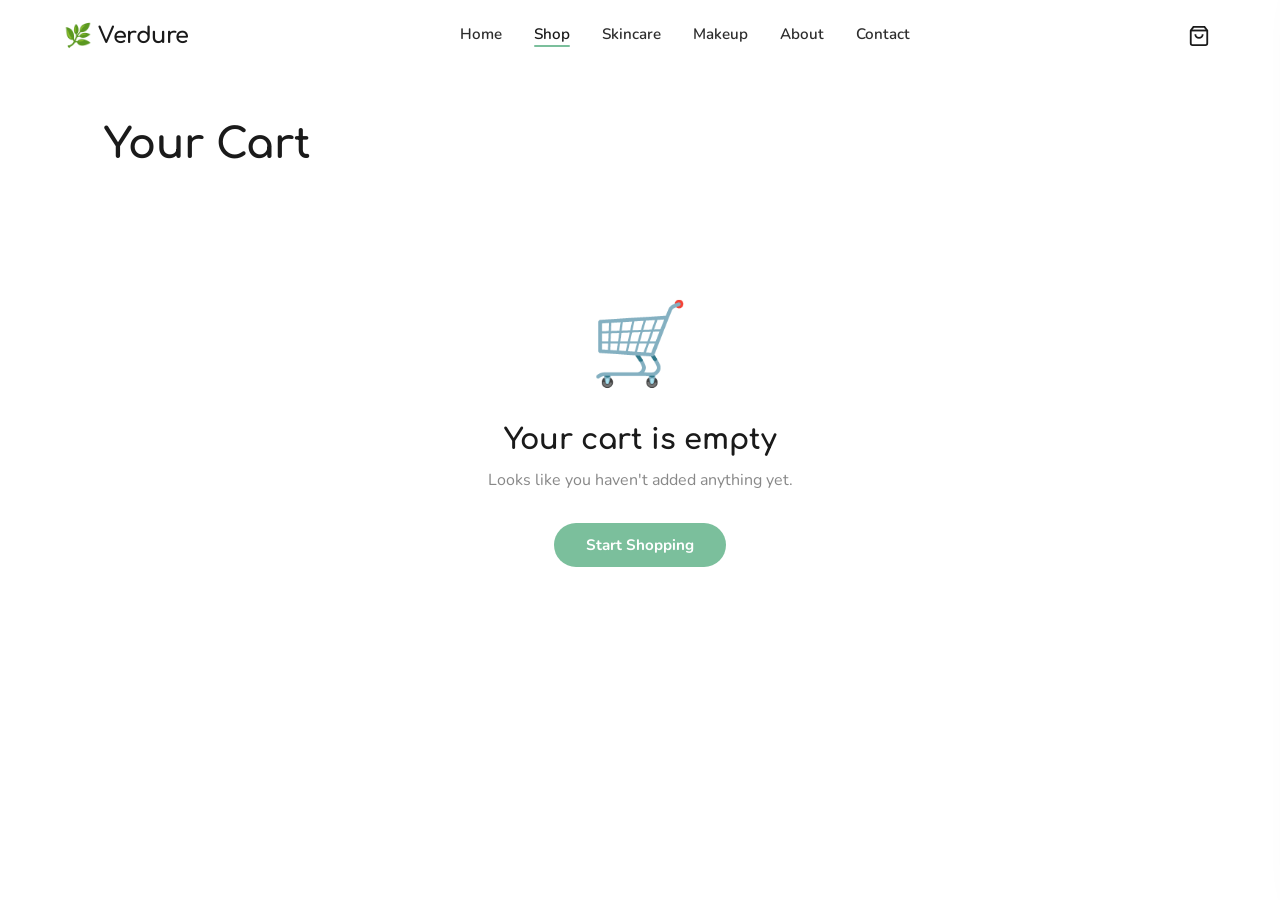
<file: cart.html>
<!DOCTYPE html>
<html lang="en">
<head>
  <meta charset="UTF-8" />
  <meta name="viewport" content="width=device-width, initial-scale=1.0" />
  <title>Cart — Verdure Beauty</title>
  <link rel="stylesheet" href="style.css" />
  <style>
    .cart-page { padding: 3rem 5%; max-width: 1200px; margin: 0 auto; min-height: 60vh; }
    .cart-page h1 {
      font-family: 'Comfortaa', cursive;
      font-size: clamp(1.8rem, 4vw, 2.6rem);
      margin-bottom: 2.5rem;
      opacity: 0;
      animation: bannerIn 0.7s ease 0.1s forwards;
    }
    .cart-layout {
      display: grid;
      grid-template-columns: 1fr 360px;
      gap: 2.5rem;
      align-items: start;
    }

    /* Cart Items */
    .cart-items { display: flex; flex-direction: column; gap: 1rem; }
    .cart-row {
      display: flex;
      align-items: center;
      gap: 1.25rem;
      background: var(--white);
      border: 1px solid var(--grey-mid);
      border-radius: var(--radius);
      padding: 1.25rem;
      transition: opacity 0.35s, transform 0.35s;
    }
    .cart-row.removing {
      opacity: 0;
      transform: translateX(60px);
    }
    .cart-row-img {
      width: 90px; height: 90px;
      border-radius: 10px;
      overflow: hidden;
      flex-shrink: 0;
    }
    .cart-row-img img { height: 100%; object-fit: cover; }
    .cart-row-info { flex: 1; }
    .cart-row-name {
      font-family: 'Comfortaa', cursive;
      font-size: 1rem;
      font-weight: 700;
      margin-bottom: 0.25rem;
    }
    .cart-row-cat {
      font-size: 0.78rem;
      color: var(--grey-text);
      text-transform: uppercase;
      letter-spacing: 0.05em;
      margin-bottom: 0.5rem;
    }
    .cart-row-price {
      font-family: 'Comfortaa', cursive;
      font-weight: 700;
      font-size: 1.05rem;
    }
    .cart-row-right {
      display: flex;
      flex-direction: column;
      align-items: flex-end;
      gap: 0.75rem;
    }
    .cart-qty-controls {
      display: flex;
      align-items: center;
      border: 2px solid var(--grey-mid);
      border-radius: 50px;
      overflow: hidden;
    }
    .cqty-btn {
      background: none; border: none;
      width: 34px; height: 34px;
      font-size: 1.1rem;
      cursor: pointer;
      color: var(--charcoal);
      transition: background 0.2s;
      display: flex; align-items: center; justify-content: center;
    }
    .cqty-btn:hover { background: var(--mint-ultra); }
    .cqty-num {
      width: 38px;
      text-align: center;
      font-weight: 700;
      font-size: 0.9rem;
      font-family: 'Nunito', sans-serif;
    }
    .cart-remove-btn {
      background: none; border: none;
      font-size: 0.82rem;
      color: var(--grey-text);
      cursor: pointer;
      text-decoration: underline;
      transition: color 0.2s;
    }
    .cart-remove-btn:hover { color: #e74c3c; }

    /* Empty State */
    .cart-empty {
      text-align: center;
      padding: 5rem 2rem;
    }
    .cart-empty-icon { font-size: 5rem; margin-bottom: 1.5rem; }
    .cart-empty h2 { font-family: 'Comfortaa', cursive; font-size: 1.8rem; margin-bottom: 0.75rem; }
    .cart-empty p { color: var(--grey-text); margin-bottom: 2rem; }

    /* Order Summary */
    .order-summary {
      background: var(--grey-light);
      border-radius: 20px;
      padding: 2rem;
      position: sticky;
      top: calc(var(--nav-h) + 1rem);
      opacity: 0;
      animation: bannerIn 0.7s ease 0.3s forwards;
    }
    .order-summary h3 {
      font-family: 'Comfortaa', cursive;
      font-size: 1.2rem;
      margin-bottom: 1.5rem;
    }
    .summary-row {
      display: flex;
      justify-content: space-between;
      font-size: 0.92rem;
      margin-bottom: 0.75rem;
      color: #444;
    }
    .summary-divider { height: 1px; background: var(--grey-mid); margin: 1rem 0; }
    .summary-total {
      display: flex;
      justify-content: space-between;
      font-weight: 700;
      font-size: 1.1rem;
      font-family: 'Comfortaa', cursive;
      margin-bottom: 1.5rem;
    }
    .shipping-note {
      font-size: 0.8rem;
      color: var(--mint-dark);
      background: var(--mint-ultra);
      border-radius: 8px;
      padding: 0.5rem 0.75rem;
      margin-bottom: 1.5rem;
      text-align: center;
    }
    .checkout-btn {
      display: block;
      width: 100%;
      text-align: center;
      background: var(--charcoal);
      color: white;
      font-family: 'Nunito', sans-serif;
      font-weight: 700;
      font-size: 1rem;
      padding: 1rem;
      border-radius: 50px;
      border: none;
      cursor: pointer;
      transition: all 0.25s;
    }
    .checkout-btn:hover {
      background: var(--mint-dark);
      transform: translateY(-2px);
      box-shadow: 0 8px 24px rgba(123,191,156,0.3);
    }
    .continue-link {
      display: block;
      text-align: center;
      margin-top: 1rem;
      font-size: 0.85rem;
      color: var(--grey-text);
      text-decoration: underline;
    }

    @media (max-width: 768px) {
      .cart-layout { grid-template-columns: 1fr; }
      .order-summary { position: static; }
    }
    @media (max-width: 480px) {
      .cart-row { flex-wrap: wrap; }
      .cart-row-img { width: 70px; height: 70px; }
    }
  </style>
</head>
<body>
  <script src="cart.js"></script>
  <script>injectNav('shop');</script>

  <div class="cart-page" id="cart-page">
    <h1>Your Cart <span id="cart-count-title" style="color:var(--grey-text); font-size:1.2rem;"></span></h1>
    <div id="cart-content"></div>
  </div>

  <script>
    function renderCartPage() {
      const items = Cart.get();
      const content = document.getElementById('cart-content');
      const countEl = document.getElementById('cart-count-title');

      countEl.textContent = items.length > 0 ? `(${Cart.count()} items)` : '';

      if (items.length === 0) {
        content.innerHTML = `
          <div class="cart-empty reveal fade-up">
            <div class="cart-empty-icon">🛒</div>
            <h2>Your cart is empty</h2>
            <p>Looks like you haven't added anything yet.</p>
            <a href="shop.html" class="btn-mint">Start Shopping</a>
          </div>
        `;
        initScrollReveal();
        return;
      }

      const subtotal = Cart.total();
      const shipping = subtotal >= 50 ? 0 : 5.99;
      const total = subtotal + shipping;

      content.innerHTML = `
        <div class="cart-layout">
          <div class="cart-items" id="cart-items-list">
            ${items.map(item => `
              <div class="cart-row reveal fade-left" id="crow-${item.id}">
                <div class="cart-row-img">
                  <img src="${item.img}" alt="${item.name}" />
                </div>
                <div class="cart-row-info">
                  <p class="cart-row-name">${item.name}</p>
                  <p class="cart-row-cat">${item.category}</p>
                  <p class="cart-row-price">$${(item.price * item.qty).toFixed(2)}</p>
                </div>
                <div class="cart-row-right">
                  <div class="cart-qty-controls">
                    <button class="cqty-btn" onclick="changeQty('${item.id}', -1)">−</button>
                    <span class="cqty-num">${item.qty}</span>
                    <button class="cqty-btn" onclick="changeQty('${item.id}', 1)">+</button>
                  </div>
                  <button class="cart-remove-btn" onclick="removeItem('${item.id}')">Remove</button>
                </div>
              </div>
            `).join('')}
          </div>

          <div class="order-summary">
            <h3>Order Summary</h3>
            <div class="summary-row"><span>Subtotal</span><span>$${subtotal.toFixed(2)}</span></div>
            <div class="summary-row"><span>Shipping</span><span>${shipping === 0 ? 'FREE' : '$' + shipping.toFixed(2)}</span></div>
            <div class="summary-divider"></div>
            <div class="summary-total"><span>Total</span><span>$${total.toFixed(2)}</span></div>
            ${shipping > 0 ? `<div class="shipping-note">🚚 Add $${(50 - subtotal).toFixed(2)} more for free shipping!</div>` : `<div class="shipping-note">🎉 You qualify for free shipping!</div>`}
            <button class="checkout-btn" onclick="alert('Checkout coming soon — backend in Phase 2!')">Proceed to Checkout</button>
            <a href="shop.html" class="continue-link">← Continue Shopping</a>
          </div>
        </div>
      `;
      initScrollReveal();
    }

    function changeQty(id, delta) {
      const items = Cart.get();
      const item = items.find(i => i.id === id);
      if (!item) return;
      const newQty = item.qty + delta;
      if (newQty < 1) { removeItem(id); return; }
      Cart.updateQty(id, newQty);
      renderCartPage();
    }

    function removeItem(id) {
      const row = document.getElementById(`crow-${id}`);
      if (row) {
        row.classList.add('removing');
        setTimeout(() => {
          Cart.remove(id);
          renderCartPage();
        }, 350);
      } else {
        Cart.remove(id);
        renderCartPage();
      }
    }

    renderCartPage();
  </script>
</body>
</html>
</file>
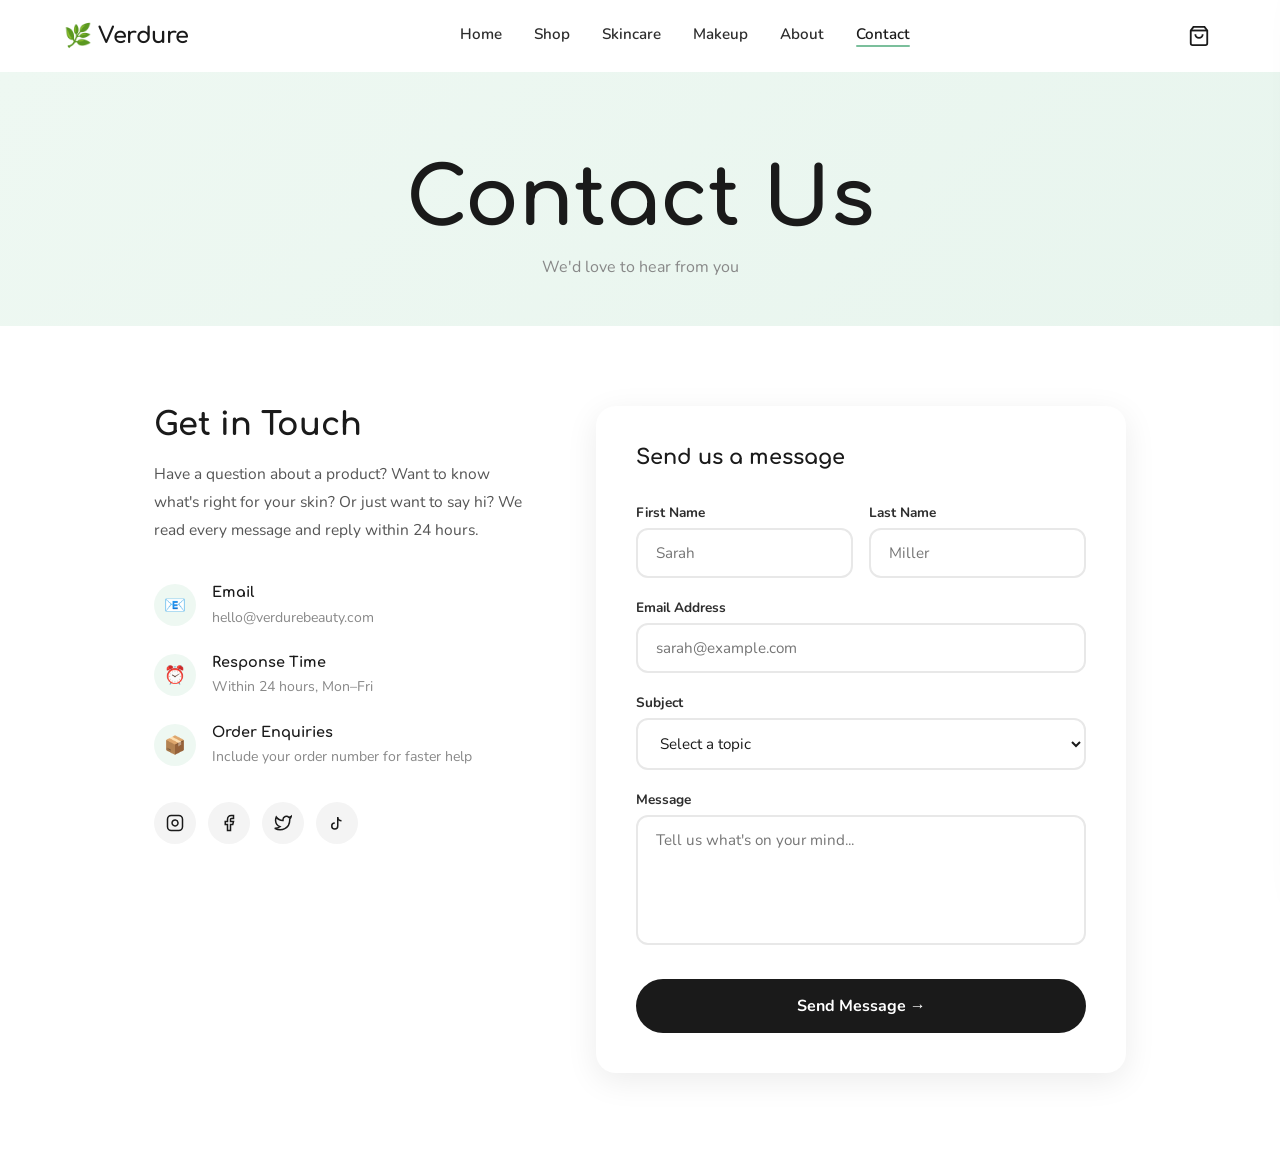
<file: contact.html>
<!DOCTYPE html>
<html lang="en">
<head>
  <meta charset="UTF-8" />
  <meta name="viewport" content="width=device-width, initial-scale=1.0" />
  <title>Contact — Verdure Beauty</title>
  <link rel="stylesheet" href="style.css" />
  <style>
    .contact-banner {
      background: linear-gradient(135deg, var(--mint-ultra) 0%, #e8f5ee 100%);
      padding: 5rem 5% 3rem;
      text-align: center;
    }
    .contact-section {
      padding: 5rem 5%;
      max-width: 1100px;
      margin: 0 auto;
    }
    .contact-layout {
      display: grid;
      grid-template-columns: 1fr 1.4fr;
      gap: 4rem;
      align-items: start;
    }
    .contact-info h2 {
      font-family: 'Comfortaa', cursive;
      font-size: clamp(1.5rem, 3vw, 2rem);
      margin-bottom: 1rem;
    }
    .contact-info p {
      font-size: 0.97rem;
      line-height: 1.8;
      color: #555;
      margin-bottom: 2.5rem;
    }
    .contact-detail {
      display: flex;
      align-items: flex-start;
      gap: 1rem;
      margin-bottom: 1.5rem;
    }
    .contact-icon {
      width: 42px; height: 42px;
      background: var(--mint-ultra);
      border-radius: 50%;
      display: flex;
      align-items: center;
      justify-content: center;
      font-size: 1.1rem;
      flex-shrink: 0;
    }
    .contact-detail-text h4 {
      font-family: 'Comfortaa', cursive;
      font-size: 0.9rem;
      margin-bottom: 0.2rem;
    }
    .contact-detail-text p {
      font-size: 0.88rem;
      color: var(--grey-text);
      margin: 0;
    }
    .contact-socials {
      display: flex;
      gap: 0.75rem;
      margin-top: 2rem;
    }
    .contact-social-btn {
      width: 42px; height: 42px;
      background: var(--grey-light);
      border-radius: 50%;
      display: flex;
      align-items: center;
      justify-content: center;
      color: var(--charcoal);
      transition: background 0.2s, color 0.2s, transform 0.2s;
    }
    .contact-social-btn:hover {
      background: var(--mint-dark);
      color: white;
      transform: translateY(-3px);
    }

    /* Form */
    .contact-form-wrap {
      background: var(--white);
      border-radius: 20px;
      padding: 2.5rem;
      box-shadow: var(--shadow);
    }
    .contact-form-wrap h3 {
      font-family: 'Comfortaa', cursive;
      font-size: 1.3rem;
      margin-bottom: 2rem;
    }
    .form-group { margin-bottom: 1.25rem; }
    .form-group label {
      display: block;
      font-size: 0.85rem;
      font-weight: 700;
      margin-bottom: 0.4rem;
      color: var(--charcoal-soft);
    }
    .form-group input,
    .form-group textarea,
    .form-group select {
      width: 100%;
      padding: 0.8rem 1.1rem;
      border: 2px solid var(--grey-mid);
      border-radius: 12px;
      font-family: 'Nunito', sans-serif;
      font-size: 0.95rem;
      color: var(--charcoal);
      background: var(--white);
      outline: none;
      transition: border-color 0.2s, box-shadow 0.2s;
      resize: none;
    }
    .form-group input:focus,
    .form-group textarea:focus,
    .form-group select:focus {
      border-color: var(--mint-dark);
      box-shadow: 0 0 0 3px rgba(168,213,186,0.2);
    }
    .form-row { display: grid; grid-template-columns: 1fr 1fr; gap: 1rem; }
    .submit-btn {
      width: 100%;
      background: var(--charcoal);
      color: white;
      font-family: 'Nunito', sans-serif;
      font-weight: 700;
      font-size: 1rem;
      padding: 1rem;
      border-radius: 50px;
      border: none;
      cursor: pointer;
      transition: all 0.25s;
      margin-top: 0.5rem;
    }
    .submit-btn:hover {
      background: var(--mint-dark);
      transform: translateY(-2px);
      box-shadow: 0 8px 24px rgba(123,191,156,0.3);
    }

    /* Success Message */
    .success-msg {
      display: none;
      text-align: center;
      padding: 3rem 2rem;
    }
    .success-msg.show { display: block; animation: fadeInUp 0.6s ease; }
    @keyframes fadeInUp {
      from { opacity: 0; transform: translateY(30px); }
      to { opacity: 1; transform: none; }
    }
    .success-icon { font-size: 4rem; margin-bottom: 1rem; }
    .success-msg h3 { font-family: 'Comfortaa', cursive; font-size: 1.5rem; margin-bottom: 0.75rem; }
    .success-msg p { color: var(--grey-text); }

    @media (max-width: 768px) {
      .contact-layout { grid-template-columns: 1fr; gap: 2.5rem; }
      .form-row { grid-template-columns: 1fr; }
    }
  </style>
</head>
<body>
  <script src="cart.js"></script>
  <script>injectNav('contact');</script>

  <div class="contact-banner">
    <h1 class="page-banner-title">Contact Us</h1>
    <p class="page-banner-sub">We'd love to hear from you</p>
  </div>

  <section class="contact-section">
    <div class="contact-layout">
      <div class="contact-info reveal fade-left">
        <h2>Get in Touch</h2>
        <p>Have a question about a product? Want to know what's right for your skin? Or just want to say hi? We read every message and reply within 24 hours.</p>

        <div class="contact-detail">
          <div class="contact-icon">📧</div>
          <div class="contact-detail-text">
            <h4>Email</h4>
            <p>hello@verdurebeauty.com</p>
          </div>
        </div>
        <div class="contact-detail">
          <div class="contact-icon">⏰</div>
          <div class="contact-detail-text">
            <h4>Response Time</h4>
            <p>Within 24 hours, Mon–Fri</p>
          </div>
        </div>
        <div class="contact-detail">
          <div class="contact-icon">📦</div>
          <div class="contact-detail-text">
            <h4>Order Enquiries</h4>
            <p>Include your order number for faster help</p>
          </div>
        </div>

        <div class="contact-socials">
          <a href="#" class="contact-social-btn" aria-label="Instagram">
            <svg width="18" height="18" viewBox="0 0 24 24" fill="none" stroke="currentColor" stroke-width="2"><rect x="2" y="2" width="20" height="20" rx="5" ry="5"/><path d="M16 11.37A4 4 0 1112.63 8 4 4 0 0116 11.37z"/><line x1="17.5" y1="6.5" x2="17.51" y2="6.5"/></svg>
          </a>
          <a href="#" class="contact-social-btn" aria-label="Facebook">
            <svg width="18" height="18" viewBox="0 0 24 24" fill="none" stroke="currentColor" stroke-width="2"><path d="M18 2h-3a5 5 0 00-5 5v3H7v4h3v8h4v-8h3l1-4h-4V7a1 1 0 011-1h3z"/></svg>
          </a>
          <a href="#" class="contact-social-btn" aria-label="Twitter">
            <svg width="18" height="18" viewBox="0 0 24 24" fill="none" stroke="currentColor" stroke-width="2"><path d="M23 3a10.9 10.9 0 01-3.14 1.53 4.48 4.48 0 00-7.86 3v1A10.66 10.66 0 013 4s-4 9 5 13a11.64 11.64 0 01-7 2c9 5 20 0 20-11.5a4.5 4.5 0 00-.08-.83A7.72 7.72 0 0023 3z"/></svg>
          </a>
          <a href="#" class="contact-social-btn" aria-label="TikTok">
            <svg width="18" height="18" viewBox="0 0 24 24" fill="none" stroke="currentColor" stroke-width="2"><path d="M9 12a4 4 0 104 4V4a5 5 0 005 5"/></svg>
          </a>
        </div>
      </div>

      <div class="contact-form-wrap reveal fade-right">
        <div id="form-container">
          <h3>Send us a message</h3>
          <div class="form-row">
            <div class="form-group">
              <label>First Name</label>
              <input type="text" id="fname" placeholder="Sarah" />
            </div>
            <div class="form-group">
              <label>Last Name</label>
              <input type="text" id="lname" placeholder="Miller" />
            </div>
          </div>
          <div class="form-group">
            <label>Email Address</label>
            <input type="email" id="email" placeholder="sarah@example.com" />
          </div>
          <div class="form-group">
            <label>Subject</label>
            <select id="subject">
              <option value="">Select a topic</option>
              <option>Product Question</option>
              <option>Order Issue</option>
              <option>Returns & Refunds</option>
              <option>Partnership</option>
              <option>Other</option>
            </select>
          </div>
          <div class="form-group">
            <label>Message</label>
            <textarea id="message" rows="5" placeholder="Tell us what's on your mind..."></textarea>
          </div>
          <button class="submit-btn" onclick="submitForm()">Send Message →</button>
        </div>
        <div class="success-msg" id="success-msg">
          <div class="success-icon">🌿</div>
          <h3>Message Sent!</h3>
          <p>Thank you for reaching out. We'll get back to you within 24 hours.</p>
        </div>
      </div>
    </div>
  </section>

  <script>
    function submitForm() {
      const fname = document.getElementById('fname').value.trim();
      const email = document.getElementById('email').value.trim();
      const message = document.getElementById('message').value.trim();
      if (!fname || !email || !message) {
        alert('Please fill in your name, email, and message.');
        return;
      }
      document.getElementById('form-container').style.display = 'none';
      document.getElementById('success-msg').classList.add('show');
    }
    initScrollReveal();
  </script>
</body>
</html>
</file>
<file: style.css>
/* ============================================================
   VERDURE BEAUTY — Global Styles
   ============================================================ */

@import url('https://fonts.googleapis.com/css2?family=Comfortaa:wght@300;400;500;600;700&family=Nunito:ital,wght@0,300;0,400;0,500;0,600;1,300&display=swap');

:root {
  --mint: #a8d5ba;
  --mint-dark: #7bbf9c;
  --mint-light: #d4ede0;
  --mint-ultra: #eef8f2;
  --white: #ffffff;
  --grey-light: #f4f4f4;
  --grey-mid: #e8e8e8;
  --grey-text: #888;
  --charcoal: #1a1a1a;
  --charcoal-soft: #2d2d2d;
  --nav-h: 72px;
  --radius: 16px;
  --shadow: 0 8px 32px rgba(0,0,0,0.08);
  --shadow-hover: 0 16px 48px rgba(0,0,0,0.14);
  --transition: 0.35s cubic-bezier(0.4, 0, 0.2, 1);
}

*, *::before, *::after { box-sizing: border-box; margin: 0; padding: 0; }

html { scroll-behavior: smooth; }

body {
  font-family: 'Nunito', sans-serif;
  color: var(--charcoal);
  background: var(--white);
  overflow-x: hidden;
  padding-top: var(--nav-h);
}

h1, h2, h3, h4 { font-family: 'Comfortaa', cursive; font-weight: 700; line-height: 1.2; }

a { text-decoration: none; color: inherit; }

img { display: block; width: 100%; object-fit: cover; }

/* ============================================================
   NAVBAR
   ============================================================ */
.navbar {
  position: fixed;
  top: 0; left: 0; right: 0;
  height: var(--nav-h);
  display: flex;
  align-items: center;
  justify-content: space-between;
  padding: 0 5%;
  background: rgba(255,255,255,0.92);
  backdrop-filter: blur(12px);
  -webkit-backdrop-filter: blur(12px);
  border-bottom: 1px solid transparent;
  z-index: 1000;
  transition: var(--transition);
}
.navbar.scrolled {
  border-bottom-color: var(--grey-mid);
  box-shadow: 0 4px 24px rgba(0,0,0,0.06);
}
.nav-logo {
  font-family: 'Comfortaa', cursive;
  font-size: 1.4rem;
  font-weight: 700;
  color: var(--charcoal);
  letter-spacing: -0.02em;
}
.nav-links {
  display: flex;
  gap: 2rem;
}
.nav-link {
  font-family: 'Nunito', sans-serif;
  font-size: 0.95rem;
  font-weight: 600;
  color: var(--charcoal-soft);
  position: relative;
  padding-bottom: 3px;
  transition: color 0.2s;
}
.nav-link::after {
  content: '';
  position: absolute;
  bottom: 0; left: 0;
  width: 0; height: 2px;
  background: var(--mint-dark);
  border-radius: 2px;
  transition: width 0.3s ease;
}
.nav-link:hover::after, .nav-link.active::after { width: 100%; }
.nav-link:hover, .nav-link.active { color: var(--charcoal); }

.nav-right { display: flex; align-items: center; gap: 1rem; }

.cart-btn {
  position: relative;
  background: none;
  border: none;
  cursor: pointer;
  color: var(--charcoal);
  padding: 6px;
  border-radius: 50%;
  display: flex;
  align-items: center;
  transition: background 0.2s;
}
.cart-btn:hover { background: var(--mint-ultra); }

.cart-badge {
  position: absolute;
  top: -2px; right: -2px;
  width: 18px; height: 18px;
  background: var(--mint-dark);
  color: white;
  font-size: 0.65rem;
  font-weight: 700;
  border-radius: 50%;
  display: none;
  align-items: center;
  justify-content: center;
  font-family: 'Nunito', sans-serif;
}
.cart-badge.pulse {
  animation: badgePulse 0.4s ease;
}
@keyframes badgePulse {
  0% { transform: scale(1); }
  50% { transform: scale(1.5); }
  100% { transform: scale(1); }
}

.hamburger {
  display: none;
  flex-direction: column;
  gap: 5px;
  background: none;
  border: none;
  cursor: pointer;
  padding: 6px;
}
.hamburger span {
  display: block;
  width: 22px; height: 2px;
  background: var(--charcoal);
  border-radius: 2px;
  transition: var(--transition);
}

/* ============================================================
   MOBILE MENU
   ============================================================ */
.mobile-overlay {
  display: none;
  position: fixed;
  inset: 0;
  background: rgba(0,0,0,0.4);
  z-index: 1100;
  opacity: 0;
  transition: opacity 0.3s;
}
.mobile-overlay.open { display: block; opacity: 1; }

.mobile-menu {
  position: fixed;
  top: 0; right: -320px;
  width: 280px; height: 100%;
  background: white;
  z-index: 1200;
  display: flex;
  flex-direction: column;
  padding: 5rem 2rem 2rem;
  gap: 0.5rem;
  transition: right 0.4s cubic-bezier(0.4, 0, 0.2, 1);
  box-shadow: -8px 0 32px rgba(0,0,0,0.12);
}
.mobile-menu.open { right: 0; }
.mobile-close {
  position: absolute;
  top: 1.2rem; right: 1.5rem;
  background: none; border: none;
  font-size: 1.8rem; cursor: pointer;
  color: var(--charcoal);
}
.mobile-link {
  font-family: 'Comfortaa', cursive;
  font-size: 1.2rem;
  font-weight: 600;
  padding: 0.75rem 0;
  border-bottom: 1px solid var(--grey-light);
  color: var(--charcoal);
  transition: color 0.2s, padding-left 0.2s;
}
.mobile-link:hover { color: var(--mint-dark); padding-left: 8px; }

/* ============================================================
   CART DRAWER
   ============================================================ */
.drawer-overlay {
  display: none;
  position: fixed;
  inset: 0;
  background: rgba(0,0,0,0.4);
  z-index: 1300;
  opacity: 0;
  transition: opacity 0.3s;
}
.drawer-overlay.open { display: block; opacity: 1; }

.cart-drawer {
  position: fixed;
  top: 0; right: -420px;
  width: 380px; height: 100%;
  background: white;
  z-index: 1400;
  display: flex;
  flex-direction: column;
  transition: right 0.4s cubic-bezier(0.4, 0, 0.2, 1);
  box-shadow: -8px 0 40px rgba(0,0,0,0.14);
}
.cart-drawer.open { right: 0; }

.drawer-header {
  display: flex;
  align-items: center;
  justify-content: space-between;
  padding: 1.5rem;
  border-bottom: 1px solid var(--grey-mid);
}
.drawer-header h3 {
  font-family: 'Comfortaa', cursive;
  font-size: 1.2rem;
}
.drawer-close {
  background: none; border: none;
  font-size: 1.6rem; cursor: pointer;
  color: var(--grey-text);
  transition: color 0.2s;
}
.drawer-close:hover { color: var(--charcoal); }

.drawer-items {
  flex: 1;
  overflow-y: auto;
  padding: 1rem 1.5rem;
  display: flex;
  flex-direction: column;
  gap: 1rem;
}
.drawer-empty {
  display: flex;
  flex-direction: column;
  align-items: center;
  justify-content: center;
  height: 100%;
  gap: 0.75rem;
  color: var(--grey-text);
}
.drawer-empty span { font-size: 3rem; }
.drawer-item {
  display: flex;
  align-items: center;
  gap: 0.75rem;
  padding: 0.75rem;
  background: var(--grey-light);
  border-radius: 12px;
}
.drawer-item img {
  width: 56px; height: 56px;
  border-radius: 8px;
  object-fit: cover;
  flex-shrink: 0;
}
.drawer-item-info { flex: 1; }
.drawer-item-name { font-size: 0.9rem; font-weight: 600; }
.drawer-item-price { font-size: 0.82rem; color: var(--grey-text); margin-top: 2px; }
.drawer-remove {
  background: none; border: none;
  font-size: 1.3rem; cursor: pointer;
  color: var(--grey-text);
  transition: color 0.2s;
  flex-shrink: 0;
}
.drawer-remove:hover { color: #e74c3c; }

.drawer-footer {
  padding: 1.5rem;
  border-top: 1px solid var(--grey-mid);
}
.drawer-total-row {
  display: flex;
  justify-content: space-between;
  font-weight: 700;
  font-size: 1rem;
  margin-bottom: 1rem;
}
.drawer-cart-btn { display: block; text-align: center; }

/* ============================================================
   BUTTONS
   ============================================================ */
.btn-mint {
  display: inline-block;
  background: var(--mint-dark);
  color: white;
  font-family: 'Nunito', sans-serif;
  font-weight: 700;
  font-size: 0.95rem;
  padding: 0.75rem 2rem;
  border-radius: 50px;
  border: none;
  cursor: pointer;
  transition: background 0.25s, transform 0.2s, box-shadow 0.25s;
}
.btn-mint:hover {
  background: var(--mint);
  transform: translateY(-2px);
  box-shadow: 0 8px 24px rgba(123,191,156,0.35);
}
.btn-outline {
  display: inline-block;
  background: transparent;
  color: var(--charcoal);
  font-family: 'Nunito', sans-serif;
  font-weight: 700;
  font-size: 0.95rem;
  padding: 0.72rem 2rem;
  border-radius: 50px;
  border: 2px solid var(--charcoal);
  cursor: pointer;
  transition: all 0.25s;
}
.btn-outline:hover {
  background: var(--charcoal);
  color: white;
  transform: translateY(-2px);
}

/* ============================================================
   PRODUCT CARDS
   ============================================================ */
.product-card {
  background: var(--white);
  border-radius: var(--radius);
  overflow: hidden;
  box-shadow: var(--shadow);
  transition: transform var(--transition), box-shadow var(--transition);
}
.product-card:hover {
  transform: translateY(-8px);
  box-shadow: var(--shadow-hover);
}
.product-img-wrap {
  position: relative;
  display: block;
  height: 240px;
  overflow: hidden;
}
.product-img-wrap img {
  height: 100%;
  transition: transform 0.5s ease;
}
.product-card:hover .product-img-wrap img { transform: scale(1.07); }
.product-tag {
  position: absolute;
  top: 12px; left: 12px;
  background: var(--mint-dark);
  color: white;
  font-size: 0.72rem;
  font-weight: 700;
  padding: 3px 10px;
  border-radius: 20px;
  text-transform: uppercase;
  letter-spacing: 0.05em;
}
.product-info { padding: 1.25rem; }
.product-name {
  font-family: 'Comfortaa', cursive;
  font-size: 1rem;
  font-weight: 700;
  margin-bottom: 0.4rem;
}
.product-stars { margin-bottom: 0.75rem; }
.star-filled { color: #f5a623; font-size: 0.9rem; }
.star-empty { color: var(--grey-mid); font-size: 0.9rem; }
.product-bottom {
  display: flex;
  align-items: center;
  justify-content: space-between;
}
.product-price {
  font-family: 'Comfortaa', cursive;
  font-size: 1.1rem;
  font-weight: 700;
  color: var(--charcoal);
}
.btn-add-cart {
  background: var(--mint-ultra);
  color: var(--mint-dark);
  font-family: 'Nunito', sans-serif;
  font-weight: 700;
  font-size: 0.82rem;
  padding: 0.5rem 1rem;
  border-radius: 50px;
  border: none;
  cursor: pointer;
  transition: all 0.25s;
}
.btn-add-cart:hover, .btn-add-cart.added {
  background: var(--mint-dark);
  color: white;
  transform: scale(1.05);
}

/* ============================================================
   SCROLL REVEAL ANIMATIONS
   ============================================================ */
.reveal { opacity: 0; transition: opacity 0.7s ease, transform 0.7s cubic-bezier(0.4, 0, 0.2, 1); }
.reveal.revealed { opacity: 1; transform: none !important; }

.fade-up { transform: translateY(50px); }
.fade-left { transform: translateX(-60px); }
.fade-right { transform: translateX(60px); }
.fade-scale { transform: scale(0.88); }

/* ============================================================
   SECTION TITLES
   ============================================================ */
.section-title {
  font-family: 'Comfortaa', cursive;
  font-size: clamp(1.8rem, 4vw, 2.8rem);
  font-weight: 700;
  color: var(--charcoal);
  line-height: 1.15;
}
.section-subtitle {
  font-size: 1rem;
  color: var(--grey-text);
  margin-top: 0.5rem;
  max-width: 480px;
}
.section-head { margin-bottom: 3rem; }

/* ============================================================
   PRODUCT GRID
   ============================================================ */
.products-grid {
  display: grid;
  grid-template-columns: repeat(4, 1fr);
  gap: 1.5rem;
}
@media (max-width: 1100px) { .products-grid { grid-template-columns: repeat(3, 1fr); } }
@media (max-width: 768px) { .products-grid { grid-template-columns: repeat(2, 1fr); } }
@media (max-width: 480px) { .products-grid { grid-template-columns: 1fr; } }

/* ============================================================
   PAGE BANNER
   ============================================================ */
.page-banner {
  height: 280px;
  display: flex;
  align-items: center;
  justify-content: center;
  flex-direction: column;
  text-align: center;
  position: relative;
  overflow: hidden;
}
.page-banner-title {
  font-family: 'Comfortaa', cursive;
  font-size: clamp(2.5rem, 8vw, 5rem);
  font-weight: 700;
  color: var(--charcoal);
  opacity: 0;
  transform: translateY(30px);
  animation: bannerIn 0.9s cubic-bezier(0.4, 0, 0.2, 1) 0.2s forwards;
}
.page-banner-sub {
  font-size: 1rem;
  color: var(--grey-text);
  margin-top: 0.5rem;
  opacity: 0;
  animation: bannerIn 0.9s ease 0.5s forwards;
}
@keyframes bannerIn {
  to { opacity: 1; transform: none; }
}

/* ============================================================
   FILTER BAR
   ============================================================ */
.filter-bar {
  display: flex;
  align-items: center;
  gap: 1rem;
  flex-wrap: wrap;
  margin-bottom: 2.5rem;
}
.filter-btn {
  background: var(--grey-light);
  border: none;
  font-family: 'Nunito', sans-serif;
  font-weight: 700;
  font-size: 0.9rem;
  padding: 0.6rem 1.4rem;
  border-radius: 50px;
  cursor: pointer;
  transition: all 0.25s;
  color: var(--charcoal-soft);
}
.filter-btn:hover, .filter-btn.active {
  background: var(--mint-dark);
  color: white;
  transform: translateY(-2px);
}
.sort-select {
  margin-left: auto;
  font-family: 'Nunito', sans-serif;
  font-size: 0.9rem;
  padding: 0.6rem 1.2rem;
  border: 2px solid var(--grey-mid);
  border-radius: 50px;
  background: white;
  cursor: pointer;
  color: var(--charcoal);
  outline: none;
}

/* ============================================================
   FOOTER
   ============================================================ */
.footer {
  background: var(--charcoal);
  color: rgba(255,255,255,0.85);
  padding: 4rem 5% 2rem;
  margin-top: 6rem;
}
.footer-inner {
  display: grid;
  grid-template-columns: 2fr 1fr 1fr 2fr;
  gap: 3rem;
  margin-bottom: 3rem;
}
.footer-logo {
  font-family: 'Comfortaa', cursive;
  font-size: 1.4rem;
  font-weight: 700;
  color: white;
  display: block;
  margin-bottom: 0.75rem;
}
.footer-brand p { font-size: 0.9rem; line-height: 1.6; color: rgba(255,255,255,0.6); }
.social-links { display: flex; gap: 0.75rem; margin-top: 1.25rem; }
.social-links a {
  width: 36px; height: 36px;
  background: rgba(255,255,255,0.1);
  border-radius: 50%;
  display: flex;
  align-items: center;
  justify-content: center;
  color: rgba(255,255,255,0.7);
  transition: background 0.2s, color 0.2s;
}
.social-links a:hover { background: var(--mint-dark); color: white; }

.footer-links h4 {
  font-family: 'Comfortaa', cursive;
  font-size: 0.9rem;
  color: white;
  margin-bottom: 1rem;
  letter-spacing: 0.05em;
  text-transform: uppercase;
}
.footer-links a {
  display: block;
  font-size: 0.9rem;
  color: rgba(255,255,255,0.6);
  margin-bottom: 0.5rem;
  transition: color 0.2s, padding-left 0.2s;
}
.footer-links a:hover { color: var(--mint); padding-left: 4px; }

.footer-newsletter h4 {
  font-family: 'Comfortaa', cursive;
  font-size: 0.9rem;
  color: white;
  margin-bottom: 0.5rem;
  letter-spacing: 0.05em;
  text-transform: uppercase;
}
.footer-newsletter p { font-size: 0.85rem; color: rgba(255,255,255,0.6); margin-bottom: 1rem; }
.newsletter-form { display: flex; gap: 0.5rem; }
.newsletter-form input {
  flex: 1;
  padding: 0.65rem 1rem;
  border: 1px solid rgba(255,255,255,0.15);
  border-radius: 50px;
  background: rgba(255,255,255,0.08);
  color: white;
  font-family: 'Nunito', sans-serif;
  font-size: 0.85rem;
  outline: none;
}
.newsletter-form input::placeholder { color: rgba(255,255,255,0.4); }
.newsletter-form input:focus { border-color: var(--mint); }
.newsletter-form .btn-mint { padding: 0.65rem 1.25rem; font-size: 0.85rem; }

.footer-bottom {
  border-top: 1px solid rgba(255,255,255,0.1);
  padding-top: 1.5rem;
  text-align: center;
  font-size: 0.82rem;
  color: rgba(255,255,255,0.4);
}

@media (max-width: 900px) {
  .footer-inner { grid-template-columns: 1fr 1fr; gap: 2rem; }
}
@media (max-width: 560px) {
  .footer-inner { grid-template-columns: 1fr; }
  .newsletter-form { flex-direction: column; }
}

/* ============================================================
   RESPONSIVE NAV
   ============================================================ */
@media (max-width: 768px) {
  .nav-links { display: none; }
  .hamburger { display: flex; }
}

/* ============================================================
   CONTAINER
   ============================================================ */
.container { max-width: 1200px; margin: 0 auto; padding: 0 5%; }
.section { padding: 5rem 5%; }
</file>
